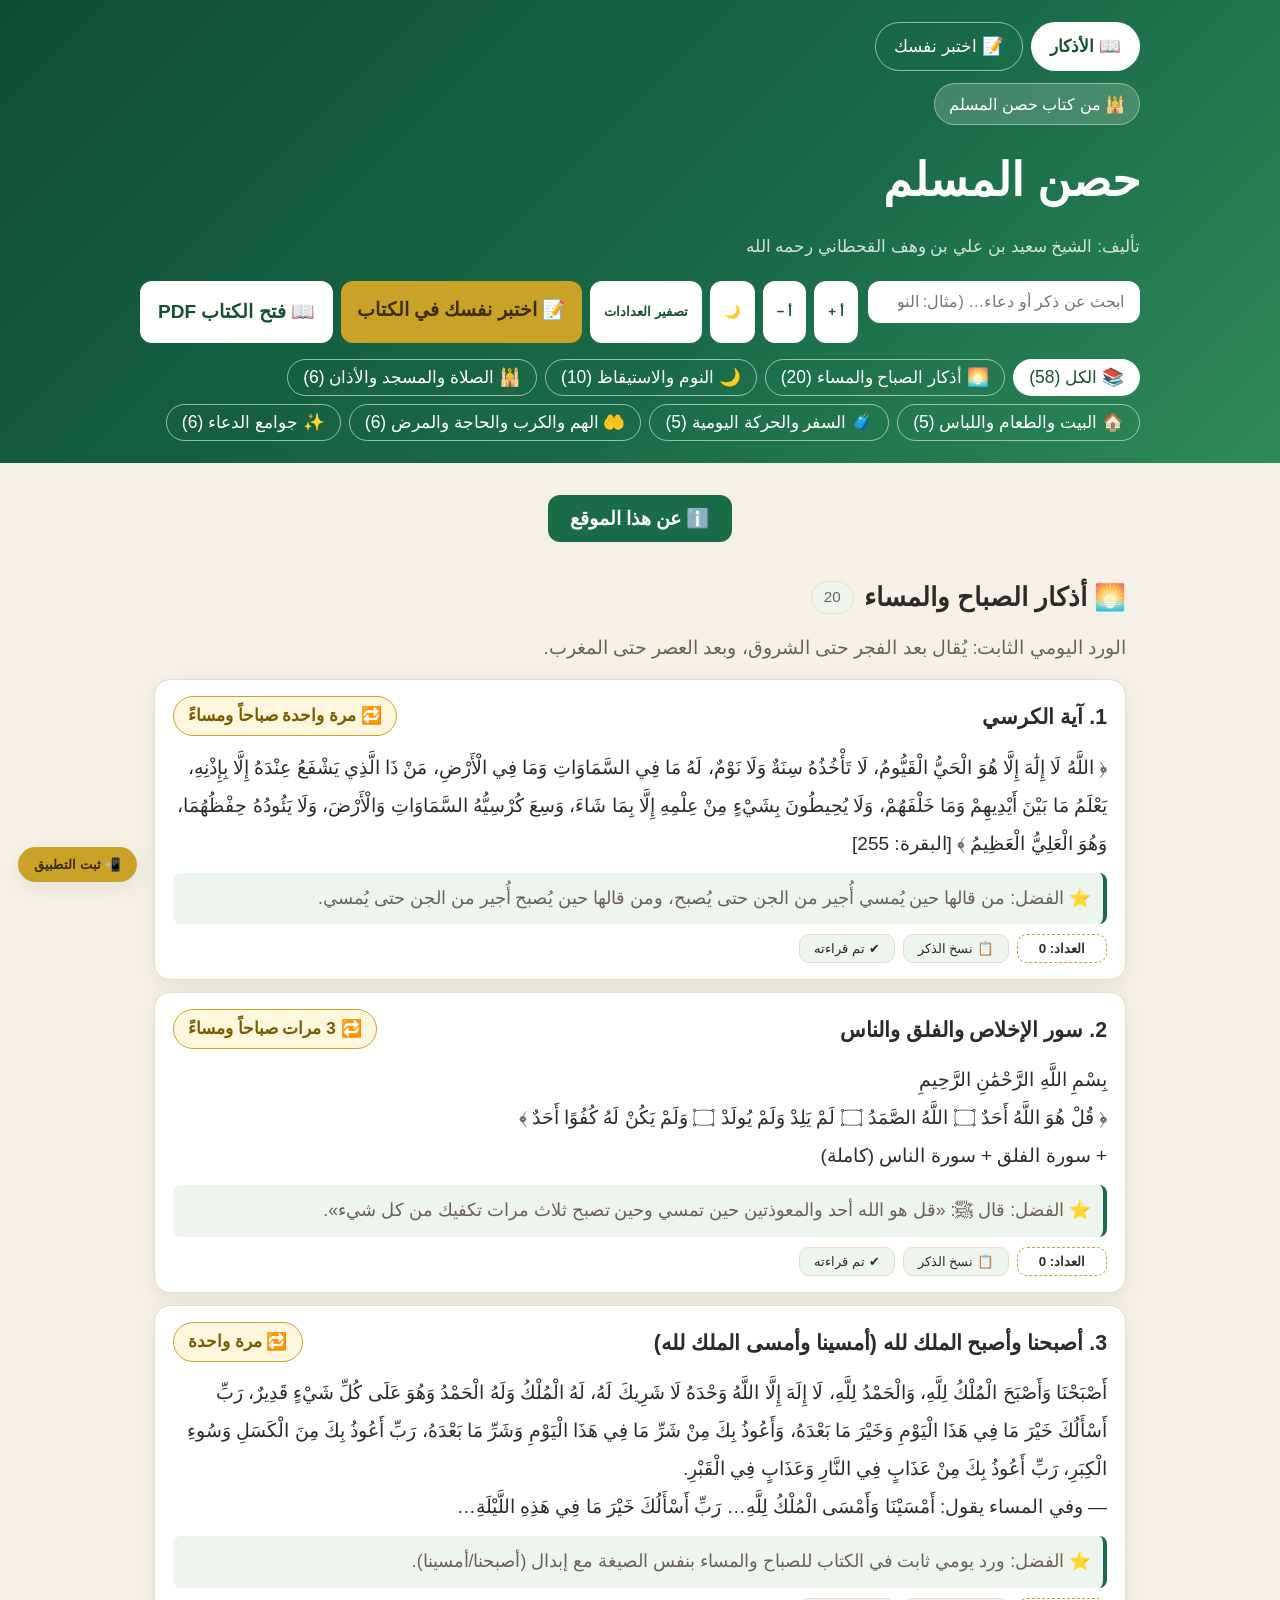
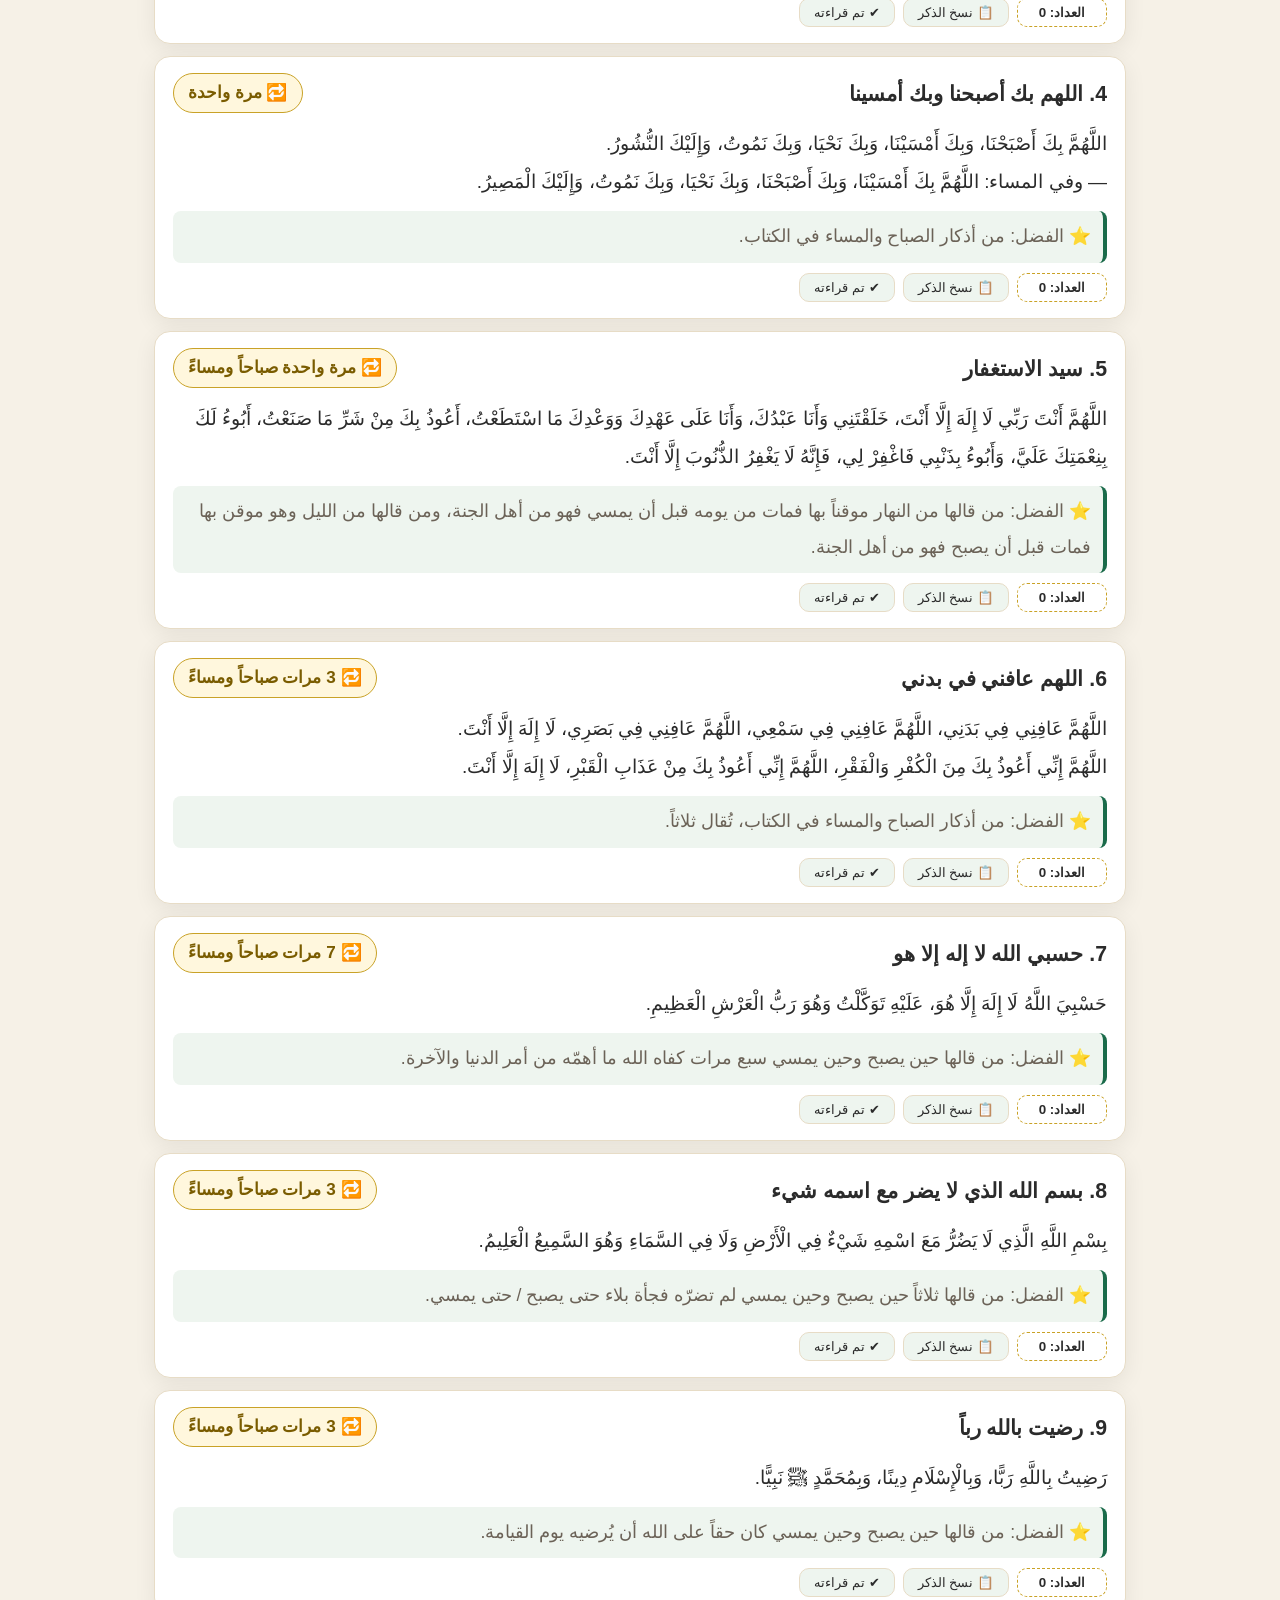
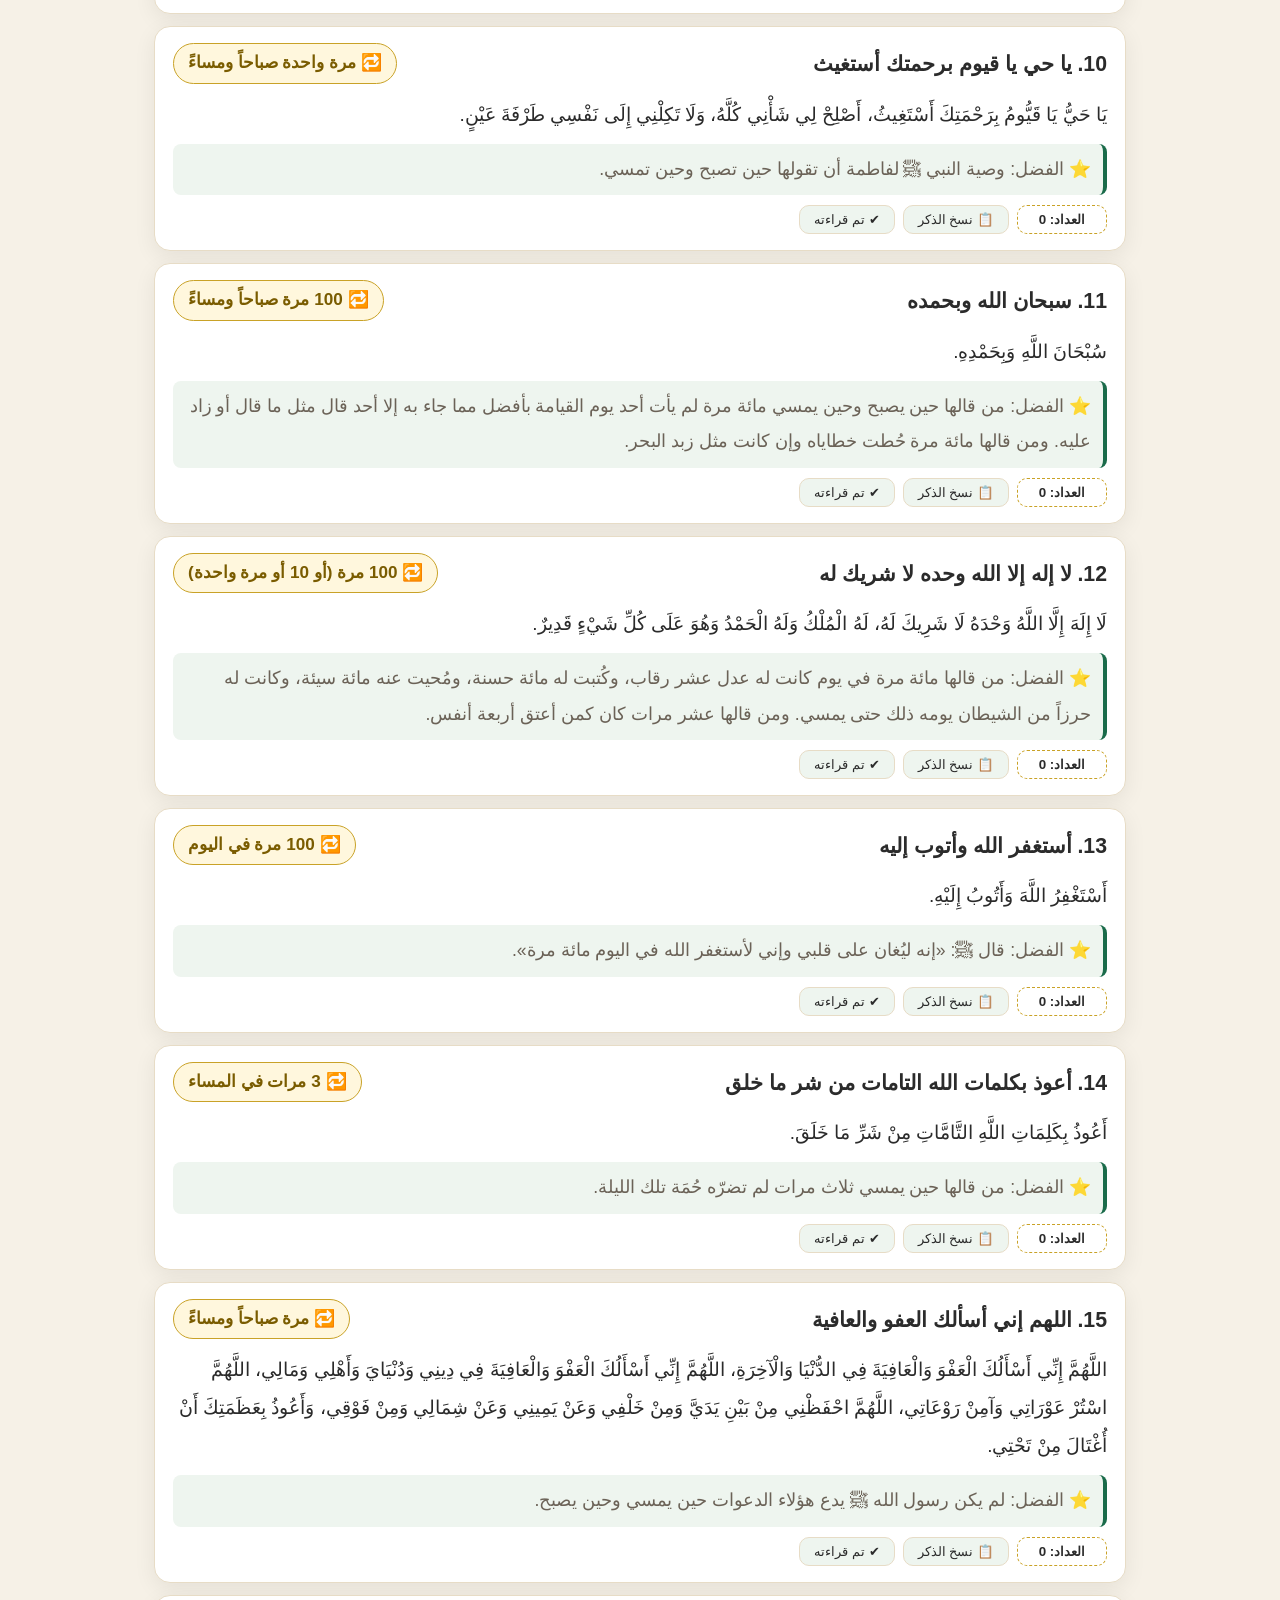
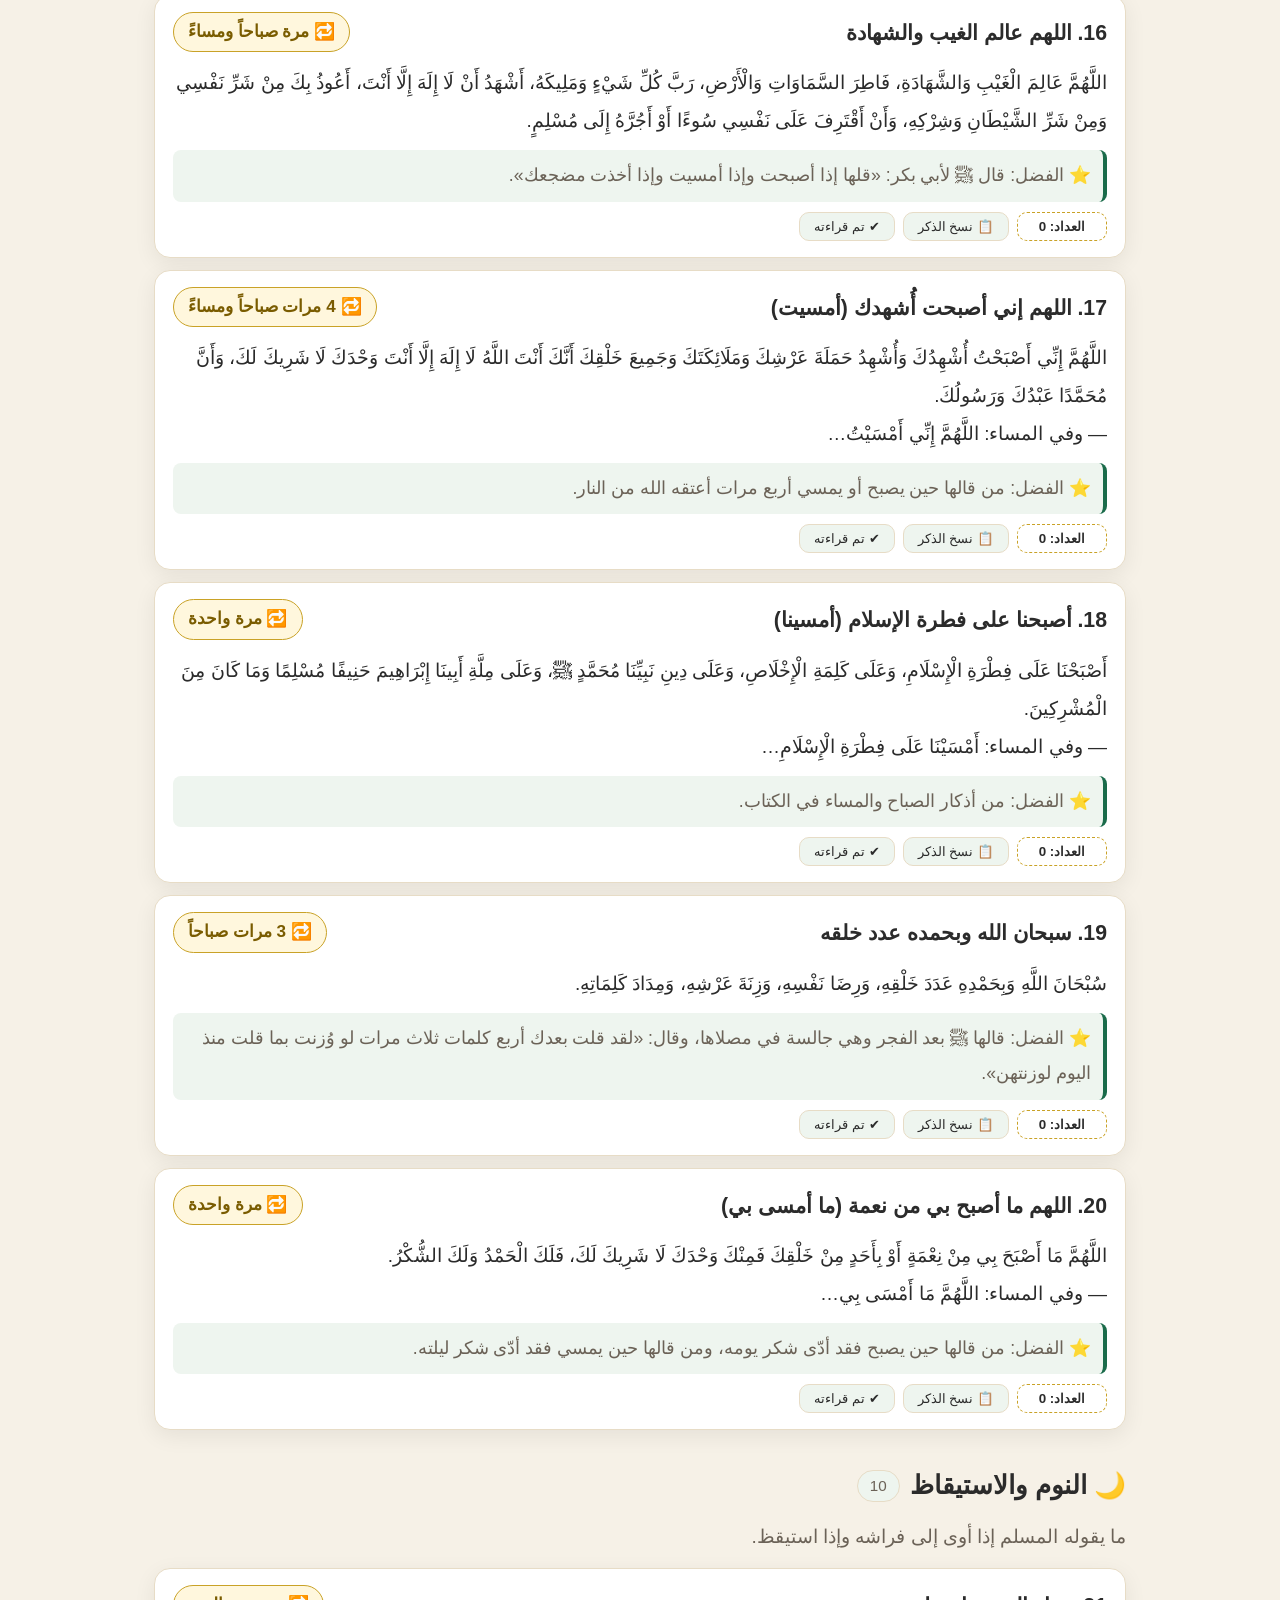
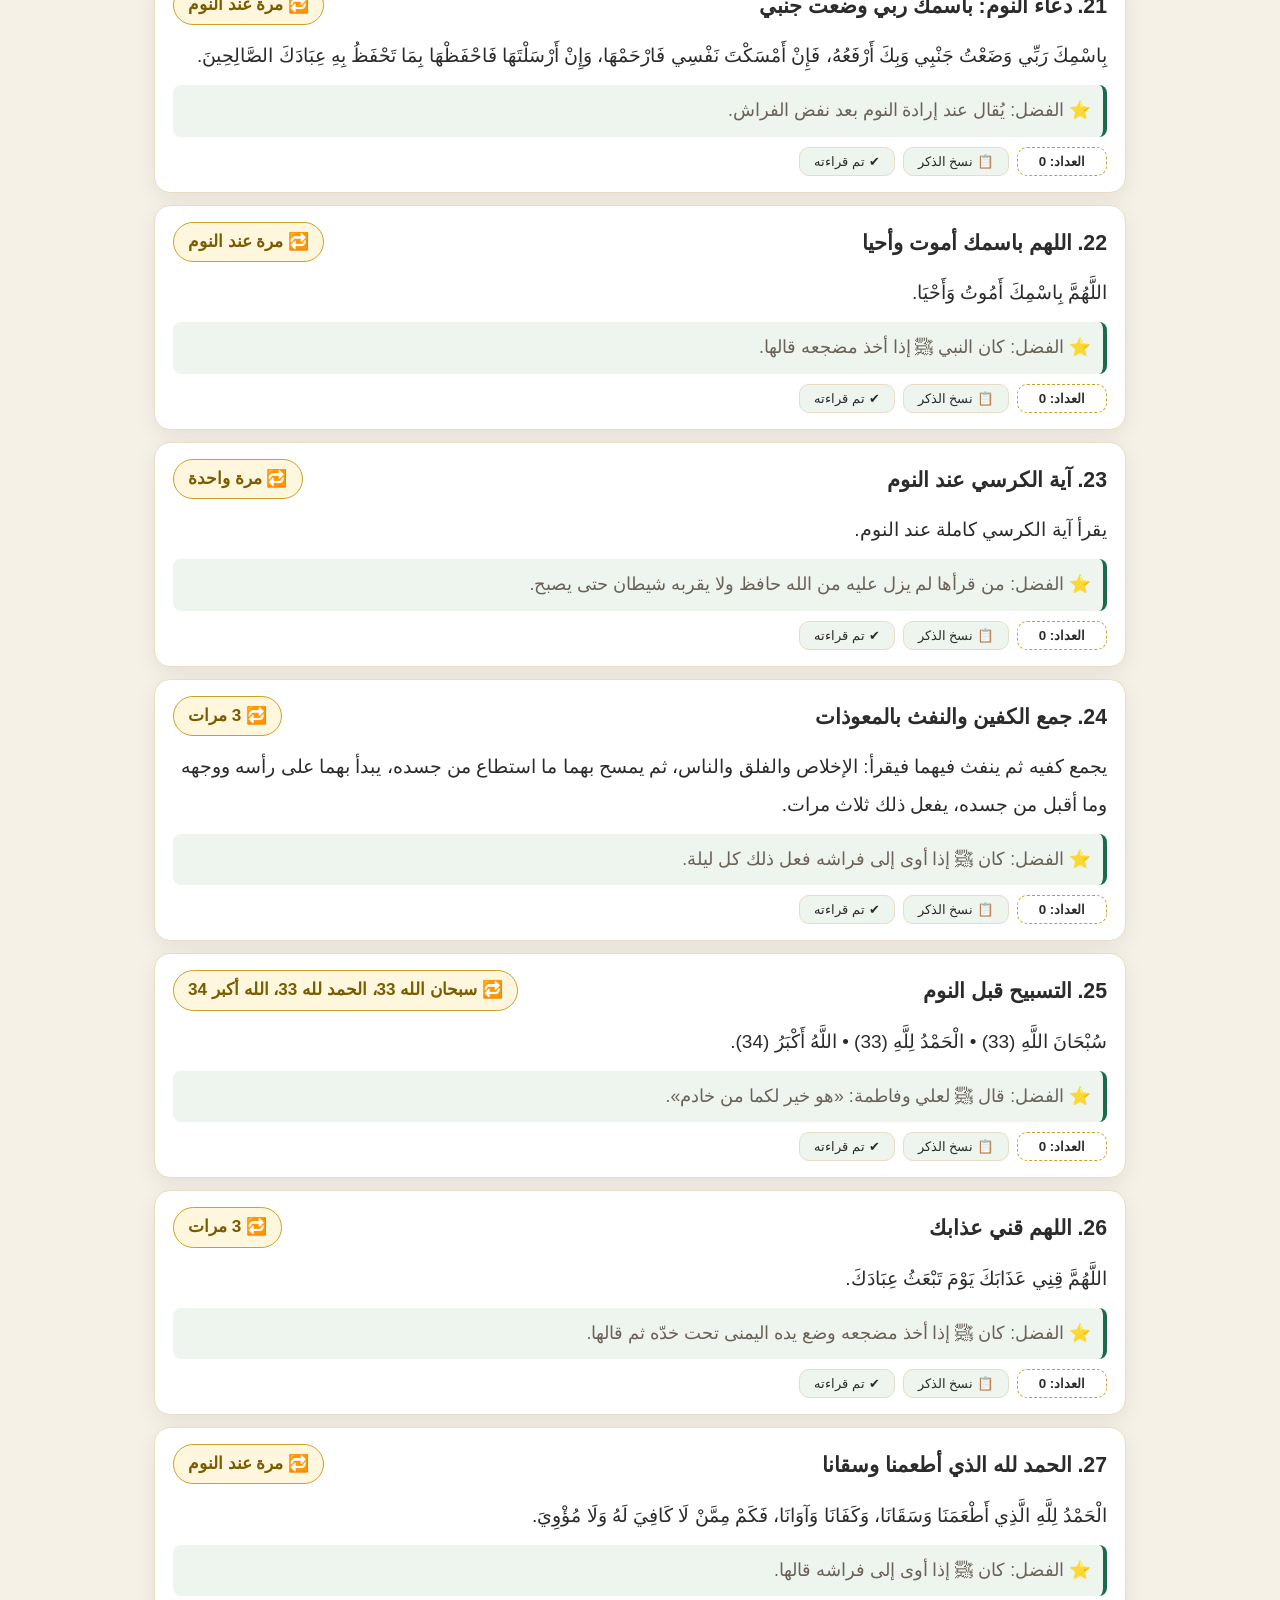
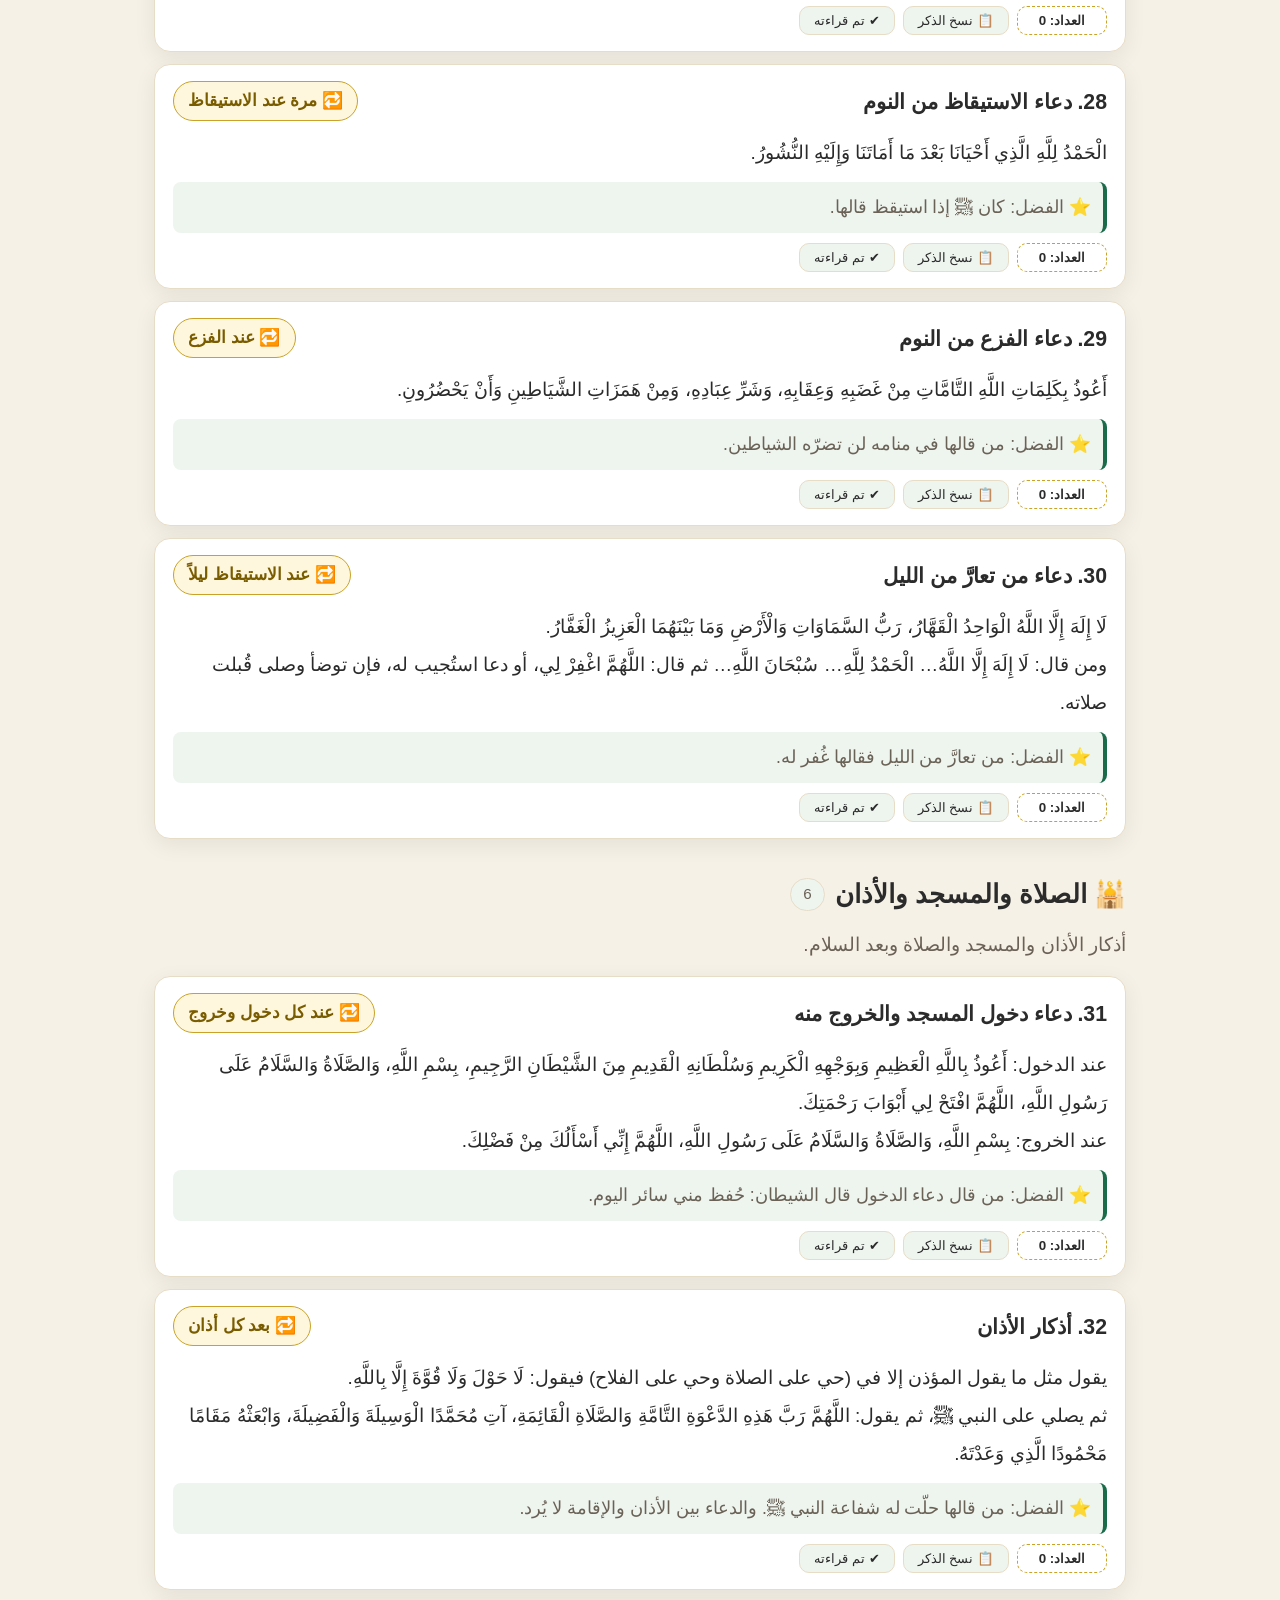
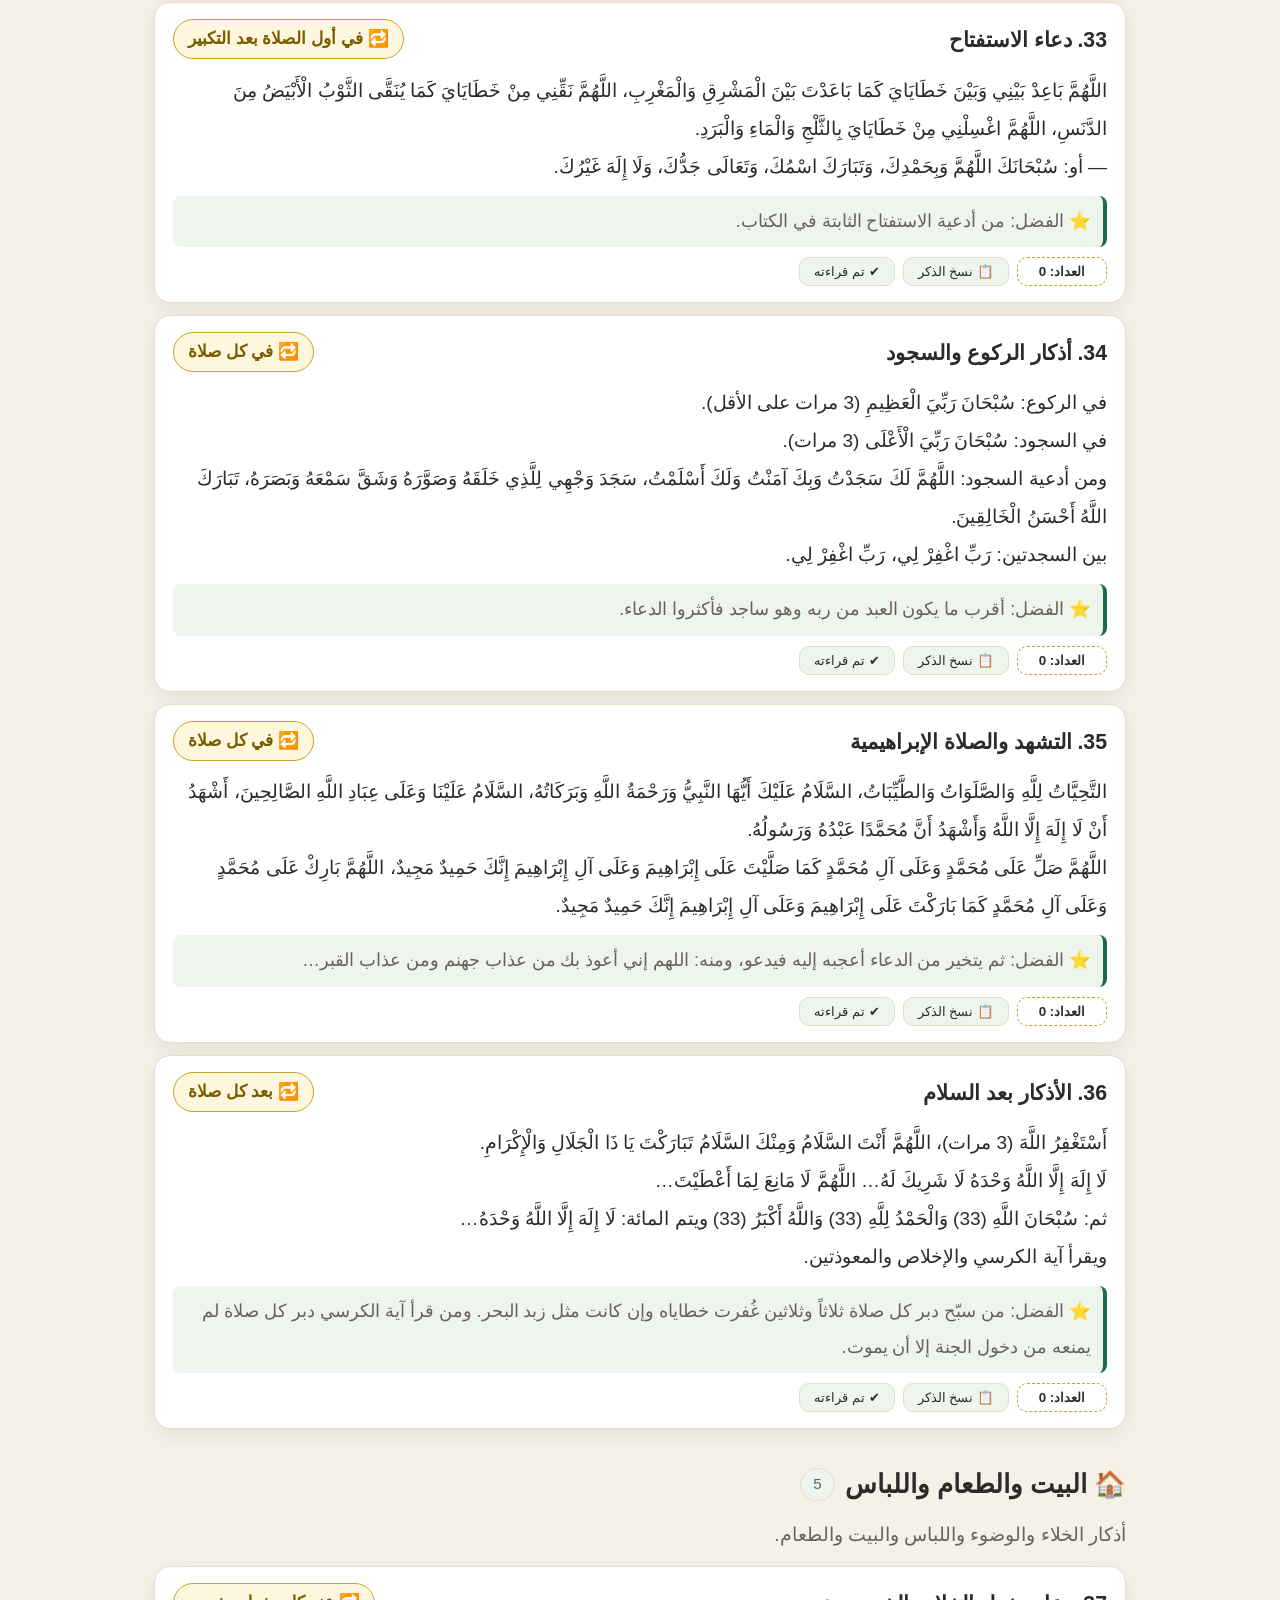
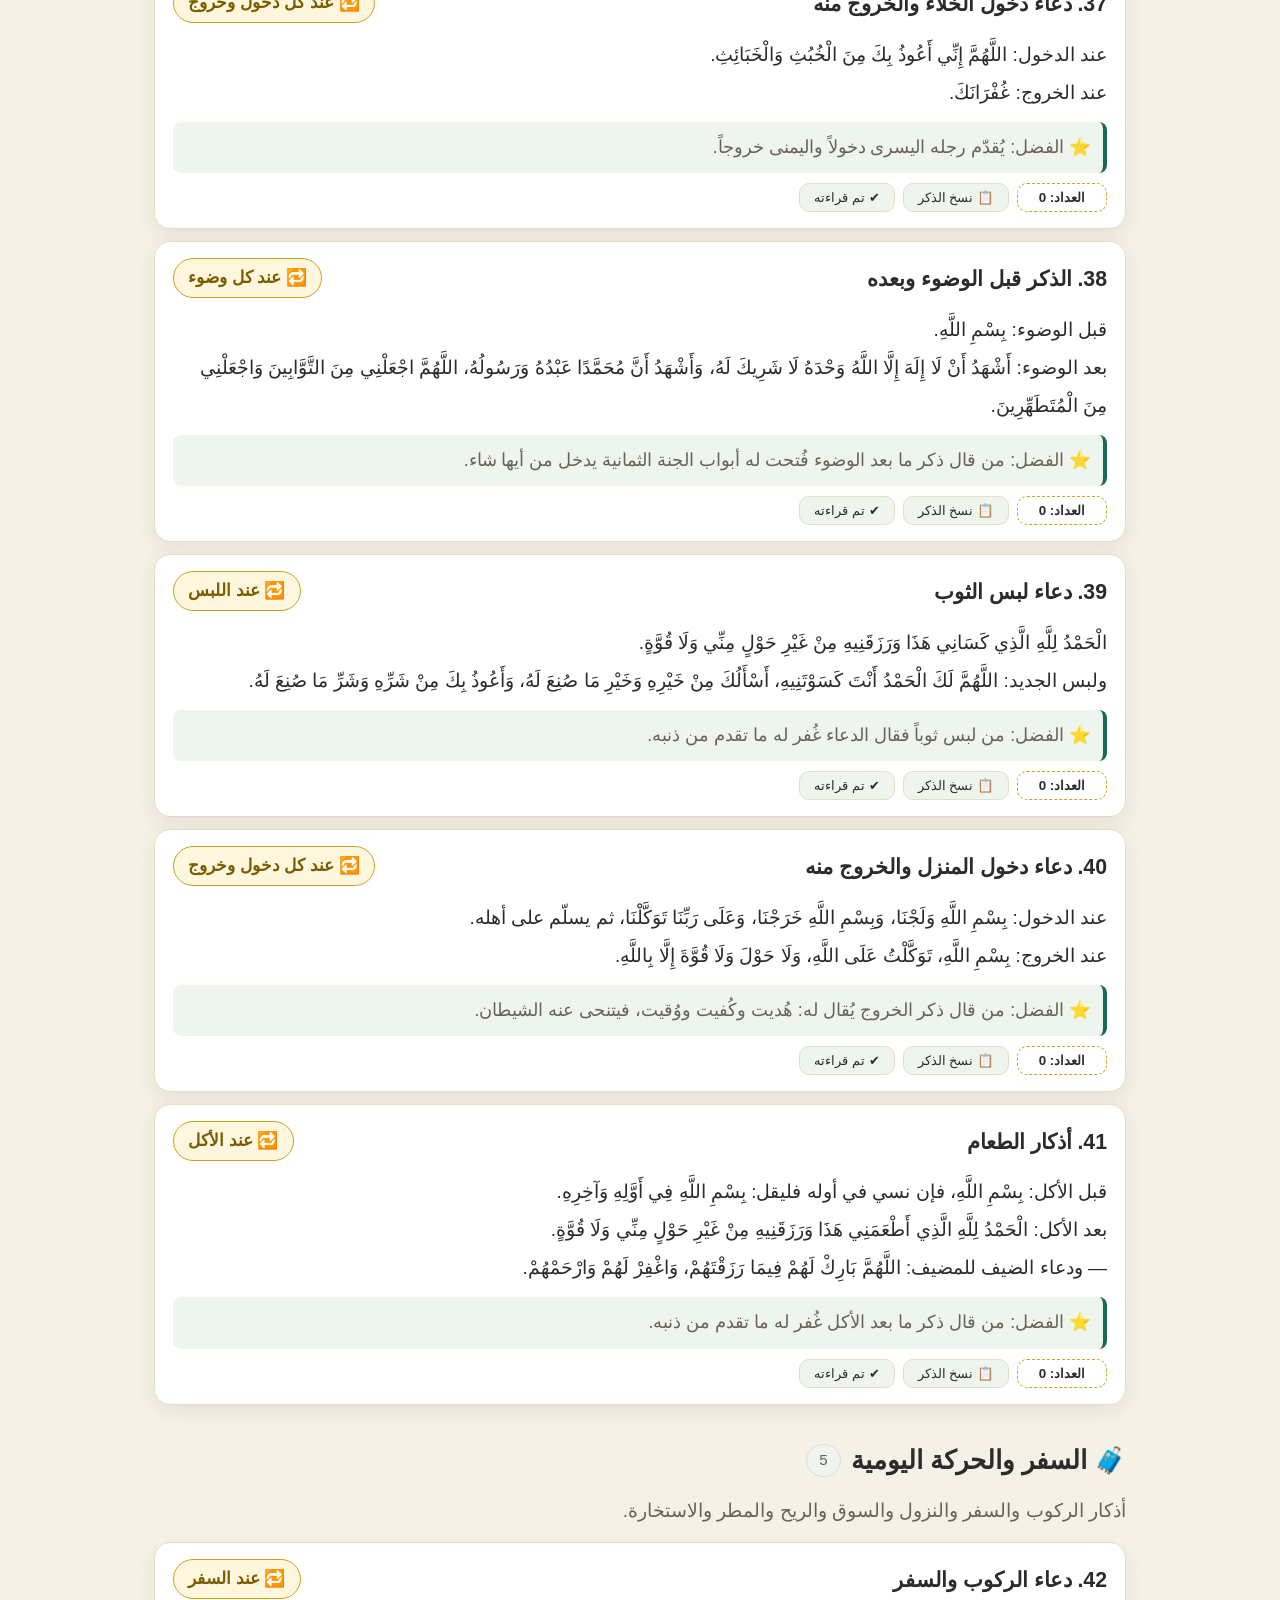
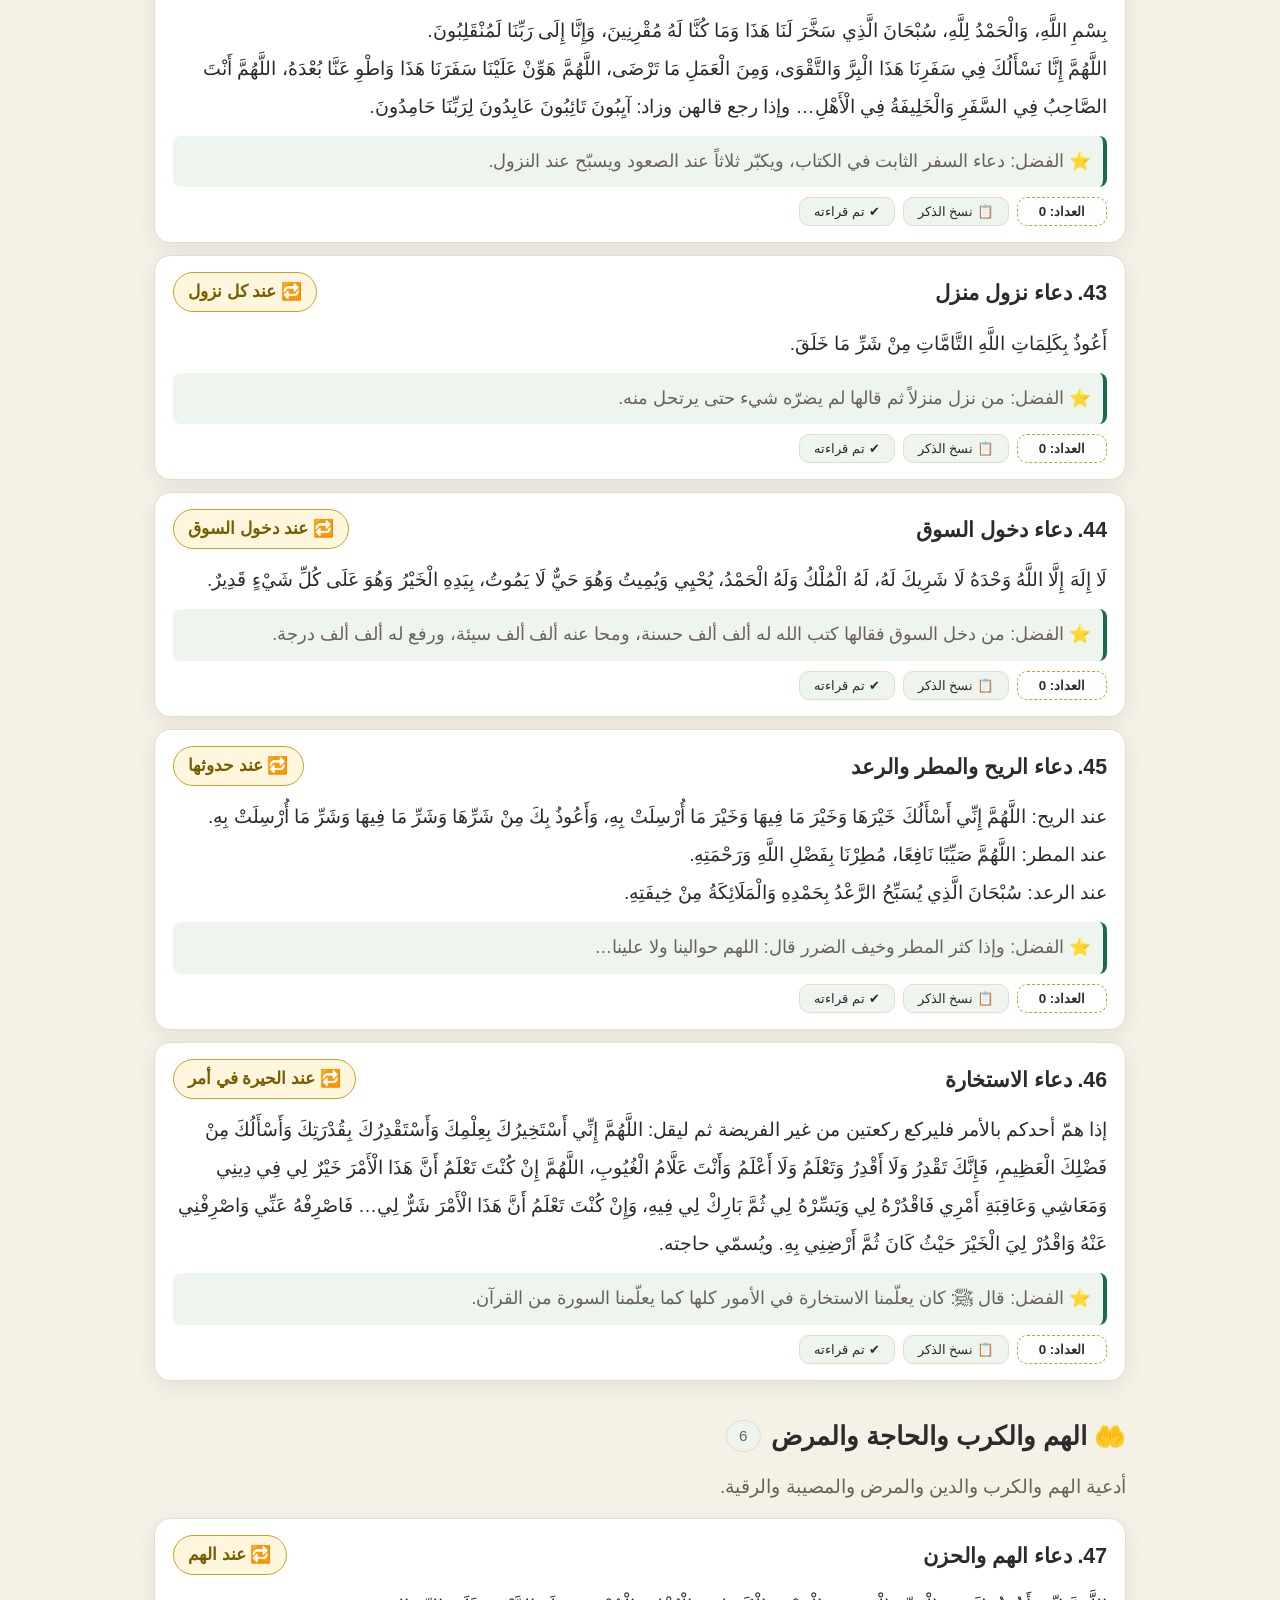
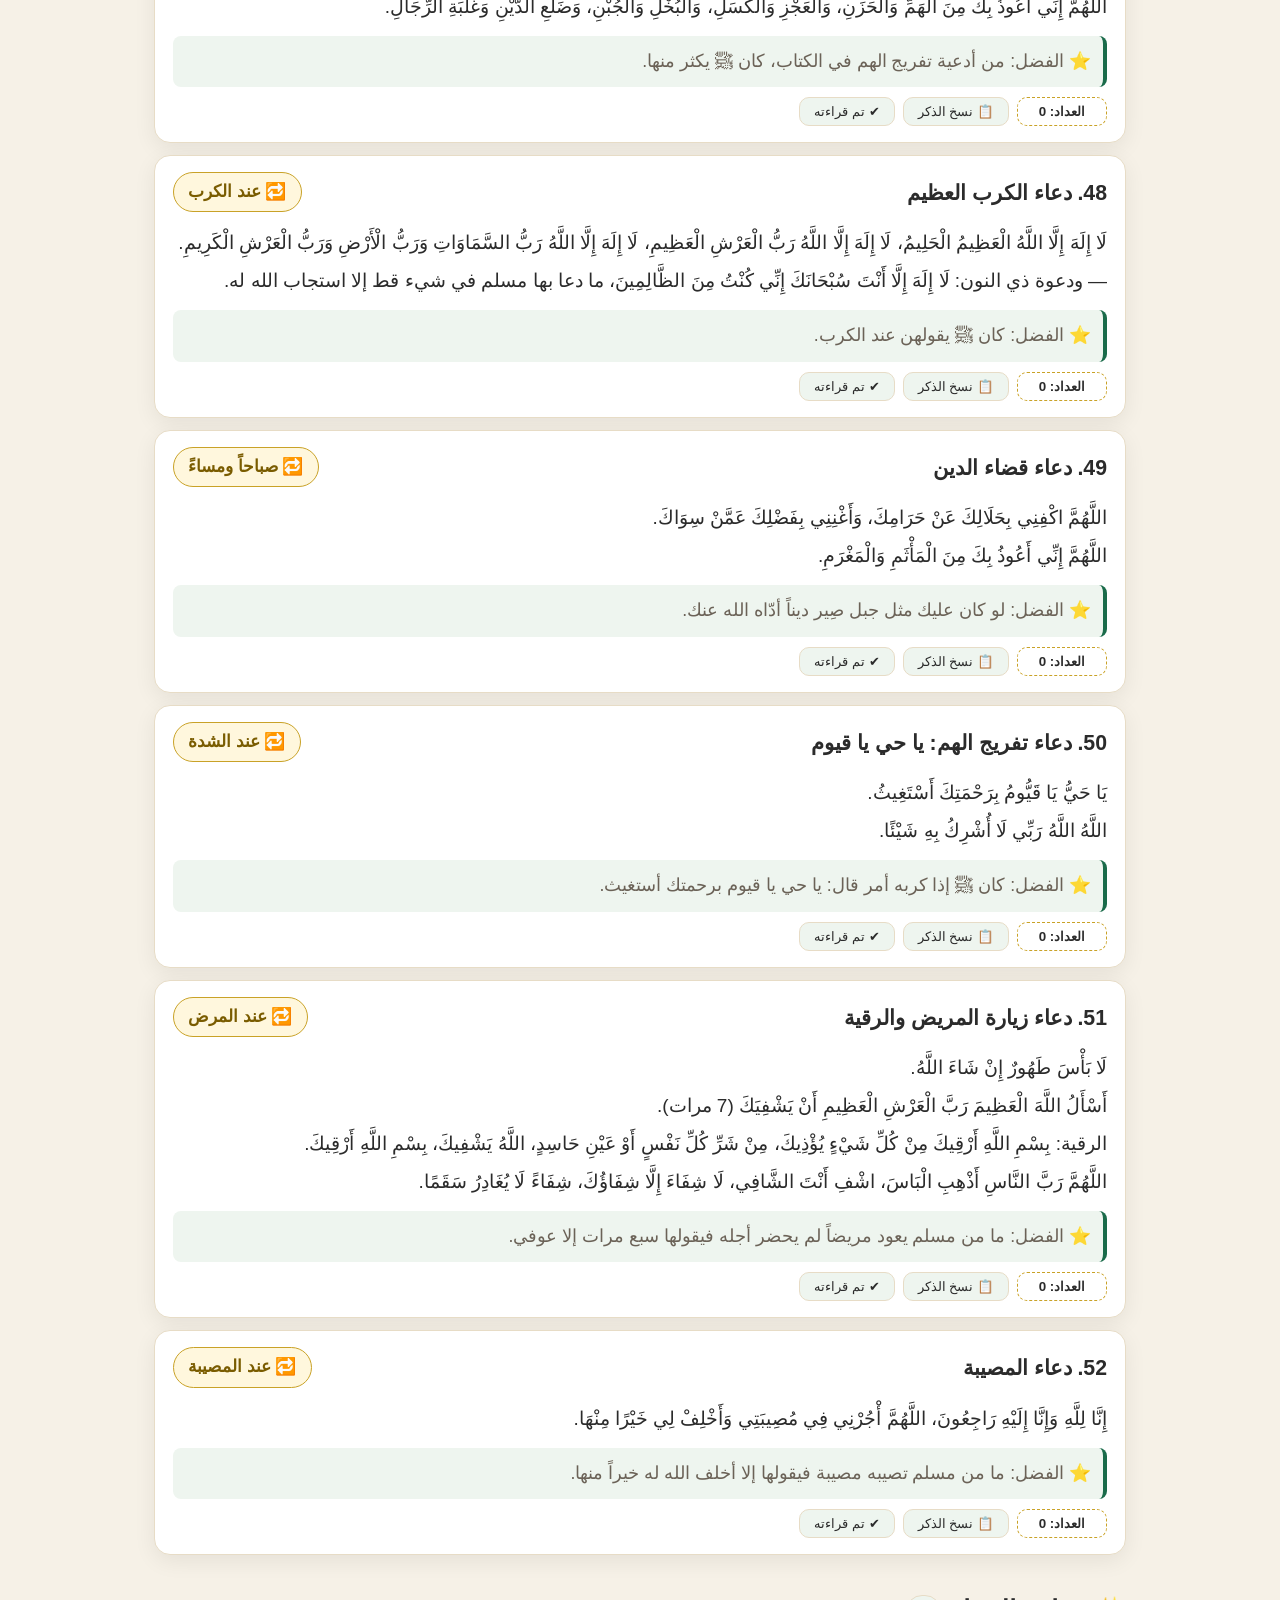
<file: index.html>
<!DOCTYPE html>
<!-- لقطة محفوظة بتاريخ 2026-10-16: نسخة احتياطية كاملة من الموقع في snapshots/site-20261016-2335 للعودة إليها عند أي تغيير غير مرغوب فيه. تُؤخذ لقطة جديدة قبل أي تعديل لاحق. -->
<html lang="ar" dir="rtl">
<head>
<meta charset="UTF-8">
<meta name="viewport" content="width=device-width, initial-scale=1.0">
<title>حصن المسلم | موقع الأذكار</title>
<meta name="description" content="موقع سهل ومرتب لأذكار حصن المسلم - المحتوى من كتاب حصن المسلم">
<link rel="stylesheet" href="style.css">
<link rel="manifest" href="manifest.webmanifest">
<meta name="theme-color" content="#14532d">
<link rel="apple-touch-icon" href="icons/apple-touch-icon.png">
<meta name="mobile-web-app-capable" content="yes">
<meta name="apple-mobile-web-app-capable" content="yes">
<meta name="apple-mobile-web-app-status-bar-style" content="default">
<meta name="apple-mobile-web-app-title" content="حصن المسلم">
</head>
<body>
<header class="hero">
  <div class="hero-inner">
    <nav class="topnav">
      <a href="index.html" class="active">📖 الأذكار</a>
      <a href="quiz.html">📝 اختبر نفسك</a>
    </nav>
    <div class="badge">🕌 من كتاب حصن المسلم</div>
    <h1>حصن المسلم</h1>
    <p class="author">تأليف: الشيخ سعيد بن علي بن وهف القحطاني رحمه الله</p>
    <div class="toolbar">
      <div class="search-box">
        <input id="search" type="search" placeholder="ابحث عن ذكر أو دعاء… (مثال: النوم، الصباح، السفر)" autocomplete="off">
      </div>
      <div class="controls">
        <button id="btnBigger" title="تكبير الخط">أ +</button>
        <button id="btnSmaller" title="تصغير الخط">أ −</button>
        <button id="btnTheme" title="وضع ليلي / نهاري">🌙</button>
        <button id="btnReset" title="تصفير كل العدادات">تصفير العدادات</button>
        <a class="quiz-link" href="quiz.html">📝 اختبر نفسك في الكتاب</a>
        <a class="dl-link" href="hisn-al-muslim.pdf" target="_blank" rel="noopener">📖 فتح الكتاب PDF</a>
      </div>
    </div>
    <nav class="cats" id="cats"></nav>
  </div>
</header>

<main class="container">
  <!-- بطاقة "عن هذا الموقع" تُفتح عبر الزر أدناه فقط (غير ظاهرة مباشرة) -->
  <div class="about-wrap">
    <button id="btnAbout" class="primary">ℹ️ عن هذا الموقع</button>
  </div>
  <div id="results-info"></div>
  <div id="sections"></div>

  <section class="card fadl">
    <h2>فضل الذكر (من مقدمة الكتاب)</h2>
    <p>قال الله تعالى: <span class="quran">﴿ فَاذْكُرُونِي أَذْكُرْكُمْ وَاشْكُرُوا لِي وَلَا تَكْفُرُونِ ﴾</span> [البقرة: 152]</p>
    <p>وقال ﷺ: <span class="hadith">«مثل الذي يذكر ربه والذي لا يذكر ربه مثل الحي والميت»</span> متفق عليه.</p>
    <p>وقال ﷺ: <span class="hadith">«سبق المفرِّدون» قالوا: وما المفرِّدون يا رسول الله؟ قال: «الذاكرون الله كثيراً والذاكرات»</span> رواه مسلم.</p>
  </section>

  <footer>
    <p>المصدر: كتاب <b>حصن المسلم من أذكار الكتاب والسنة</b> — ملف PDF المرفق في المجلد • إعداد الموقع: تنسيق تعليمي للقراءة فقط</p>
    <p class="dua">🤲 لا تنسوني ووالديّ وذريتي من الدعاء</p>
  </footer>
</main>

<button id="toTop" title="العودة للأعلى">↑</button>
<!-- نافذة "عن هذا الموقع" (تظهر فقط عند الضغط على الزر أعلاه) -->
<div id="aboutModal" class="modal hidden" role="dialog" aria-modal="true" aria-label="عن هذا الموقع">
  <div class="modal-overlay" id="aboutOverlay"></div>
  <div class="modal-content">
    <button id="btnAboutClose" class="modal-close" title="إغلاق">✕</button>
    <section class="intro card">
      <h2 style="margin-top:0">ℹ️ عن هذا الموقع</h2>
      <p>هذا الموقع <b>مستخرج من كتاب «حصن المسلم» المرفق (PDF)</b> — والملف الأصلي عبارة عن صور ممسوحة (166 صفحة تقريباً) لذلك أُعيد تنسيق محتواه هنا <b>نصاً مرتباً يسهل قراءته والبحث فيه</b>، دون إضافة من خارج الكتاب.</p>
      <ul class="tips">
        <li>🔢 كل بطاقة فيها <b>عدد التكرار</b> كما ورد في الكتاب + زر عداد وزر نسخ.</li>
        <li>🌅 ابدأ بقسم <b>أذكار الصباح والمساء</b> فهو أهم ورد يومي في الكتاب.</li>
        <li>🖨️ الصفحة مناسبة للطباعة والجوال، وتعمل بدون إنترنت.</li>
      </ul>
      <div class="stats"><span id="statCount"></span> • <span id="statCats"></span></div>
    </section>
    <section class="card fadl">
      <h2>فضل الذكر (من مقدمة الكتاب)</h2>
      <p>قال الله تعالى: <span class="quran">﴿ فَاذْكُرُونِي أَذْكُرْكُمْ وَاشْكُرُوا لِي وَلَا تَكْفُرُونِ ﴾</span> [البقرة: 152]</p>
      <p>وقال ﷺ: <span class="hadith">«مثل الذي يذكر ربه والذي لا يذكر ربه مثل الحي والميت»</span> متفق عليه.</p>
      <p>وقال ﷺ: <span class="hadith">«سبق المفرِّدون» قالوا: وما المفرِّدون يا رسول الله؟ قال: «الذاكرون الله كثيراً والذاكرات»</span> رواه مسلم.</p>
    </section>
  </div>
</div>
<!-- 2026-10-17: نافذة اقتراح تثبيت الموقع كتطبيق عند الزيارة -->
<div id="installPopup" class="install-popup hidden" role="dialog" aria-live="polite">
  <div class="install-text">📲 يمكنك تثبيت الموقع كتطبيق على هاتفك لفتحه بسرعة وقراءته دون اتصال.</div>
  <div id="iosHint" class="hidden">على الآيفون: اضغط زر المشاركة ⎙ ثم «إضافة إلى الشاشة الرئيسية».</div>
  <div class="install-btns">
    <button id="btnInstall" class="primary">تثبيت التطبيق</button>
    <button id="btnInstallLater">لاحقاً</button>
  </div>
</div>
<!-- زر تثبيت مستقل واضح في الزاوية -->
<button id="btnInstallPopup">📲 ثبت التطبيق</button>
<script src="app.js"></script>
<script src="install.js"></script>
<!-- 2026-10-17: تسجيل عامل الخدمة (يعمل على المنشور فقط، لا في التطوير ولا المعاينة) -->
<script src="register-sw.js"></script>
</body>
</html>
</file>
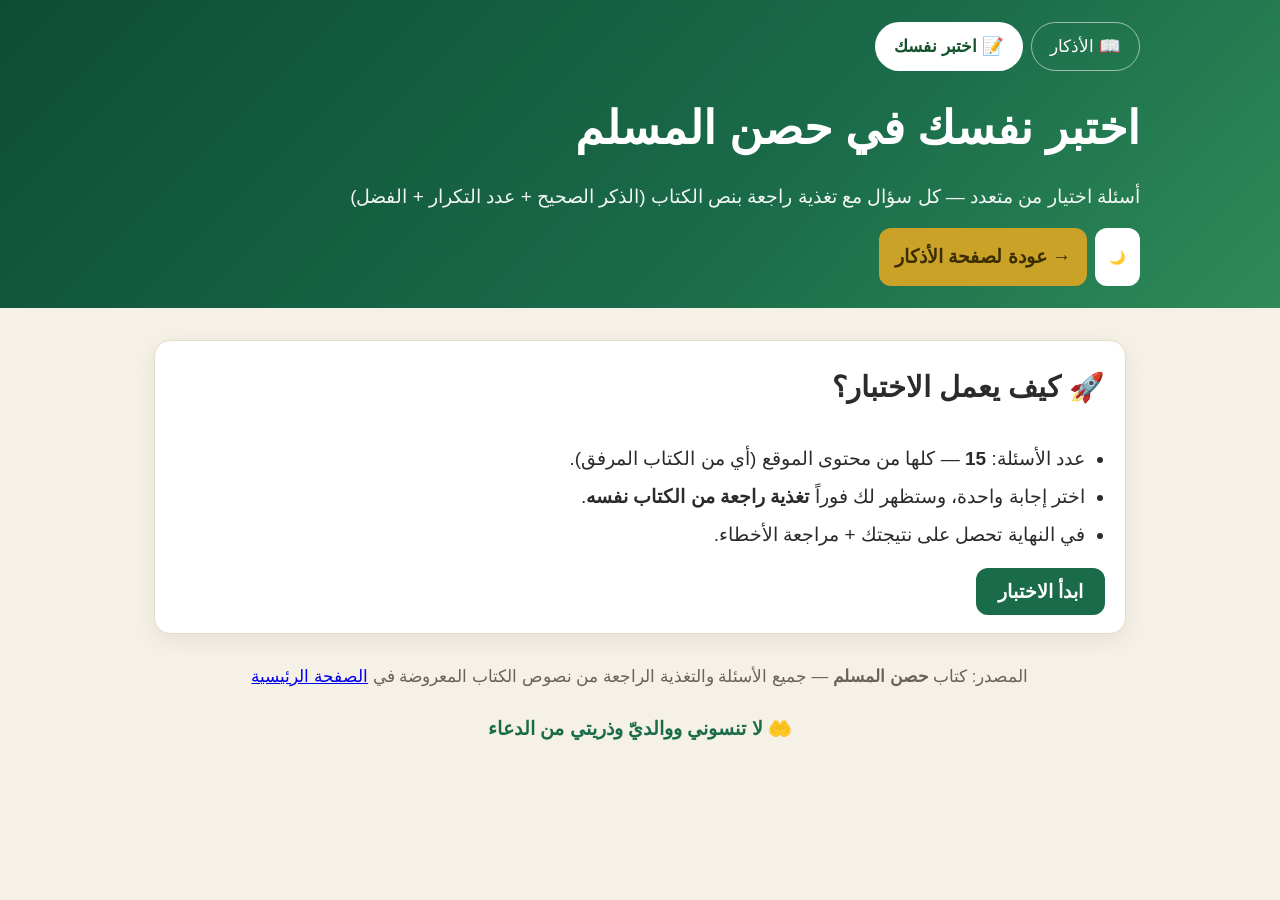
<file: quiz.html>
<!DOCTYPE html>
<html lang="ar" dir="rtl">
<head>
<meta charset="UTF-8">
<meta name="viewport" content="width=device-width, initial-scale=1.0">
<title>اختبر نفسك | حصن المسلم</title>
<meta name="description" content="أسئلة اختيار من متعدد عن كتاب حصن المسلم مع تغذية راجعة من الكتاب نفسه">
<link rel="stylesheet" href="style.css">
</head>
<body>
<header class="hero">
  <div class="hero-inner">
    <nav class="topnav">
      <a href="index.html">📖 الأذكار</a>
      <a href="quiz.html" class="active">📝 اختبر نفسك</a>
    </nav>
    <h1>اختبر نفسك في حصن المسلم</h1>
    <p class="subtitle">أسئلة اختيار من متعدد — كل سؤال مع تغذية راجعة بنص الكتاب (الذكر الصحيح + عدد التكرار + الفضل)</p>
    <div class="controls" style="margin-top:12px">
      <button id="btnTheme" title="وضع ليلي / نهاري">🌙</button>
      <a class="quiz-link" href="index.html">→ عودة لصفحة الأذكار</a>
    </div>
  </div>
</header>

<main class="container">
  <section class="card" id="quiz-start">
    <h2 style="margin-top:0">🚀 كيف يعمل الاختبار؟</h2>
    <ul class="tips">
      <li>عدد الأسئلة: <b id="qCount"></b> — كلها من محتوى الموقع (أي من الكتاب المرفق).</li>
      <li>اختر إجابة واحدة، وستظهر لك فوراً <b>تغذية راجعة من الكتاب نفسه</b>.</li>
      <li>في النهاية تحصل على نتيجتك + مراجعة الأخطاء.</li>
    </ul>
    <div class="quiz-actions">
      <button id="btnStart" class="primary">ابدأ الاختبار</button>
    </div>
    <div class="stats" id="bestScore"></div>
  </section>

  <section class="card hidden" id="quiz-box">
    <div class="progress"><div id="bar"></div></div>
    <div class="q-meta"><span id="qNum"></span><span id="qScore"></span></div>
    <h2 id="qText"></h2>
    <div id="opts"></div>
    <div id="feedback" class="feedback hidden"></div>
    <div class="quiz-actions">
      <button id="btnNext" class="primary hidden">السؤال التالي ←</button>
    </div>
  </section>

  <section class="card hidden" id="quiz-result">
    <h2 style="margin-top:0">🎉 نتيجتك</h2>
    <div class="big-score"><span id="finalScore"></span></div>
    <p id="grade"></p>
    <div id="review"></div>
    <div class="quiz-actions">
      <button id="btnRetry" class="primary">🔄 إعادة الاختبار</button>
      <a class="ghost-btn" href="index.html">📖 مراجعة الأذكار في الصفحة الرئيسية</a>
    </div>
  </section>

  <footer>
    <p>المصدر: كتاب <b>حصن المسلم</b> — جميع الأسئلة والتغذية الراجعة من نصوص الكتاب المعروضة في <a href="index.html">الصفحة الرئيسية</a></p>
    <p class="dua">🤲 لا تنسوني ووالديّ وذريتي من الدعاء</p>
  </footer>
</main>

<script src="quiz.js"></script>
<!-- 2026-10-17: تسجيل عامل الخدمة (يعمل على المنشور فقط، لا في التطوير ولا المعاينة) -->
<script src="register-sw.js"></script>
</body>
</html>
</file>
<file: style.css>
:root{
  --bg:#f6f1e7; --card:#ffffff; --ink:#2b2b2b; --muted:#6b6257;
  --brand:#1a6b4a; --brand2:#c9a227; --line:#e7dcc6; --chip:#eef5ef;
  --shadow:0 6px 22px rgba(0,0,0,.07);
  --fs:19px;
}
*{box-sizing:border-box}
body{margin:0;background:var(--bg);color:var(--ink);
  font-family:"Amiri","Traditional Arabic","Simplified Arabic","Segoe UI",Tahoma,Arial,sans-serif;
  font-size:var(--fs);line-height:2}
body.dark{--bg:#121614;--card:#1c221f;--ink:#eef2ec;--muted:#a9b3a9;--line:#2c352f;--chip:#233329;--shadow:0 6px 22px rgba(0,0,0,.4)}
.hero{background:linear-gradient(135deg,#0e4d34,#1a6b4a 60%,#2e8b57);color:#fff;padding:22px 16px}
.hero-inner{max-width:1000px;margin:auto}
.topnav{display:flex;gap:8px;margin-bottom:12px}
.topnav a{color:#fff;text-decoration:none;border:1.5px solid rgba(255,255,255,.55);border-radius:999px;padding:6px 18px;font-size:.92em}
.topnav a.active,.topnav a:hover{background:#fff;color:#14532d;font-weight:bold}
.quiz-link{display:inline-block;background:#c9a227!important;color:#3a2d00!important;text-decoration:none;border-radius:12px;padding:10px 16px;font-weight:bold}
.quiz-link:hover{transform:translateY(-1px)}
.dl-link{display:inline-block;background:#fff!important;color:#14532d!important;text-decoration:none;border-radius:12px;padding:10px 16px;font-weight:bold;border:2px solid #fff}
.dl-link:hover{transform:translateY(-1px);background:#eaf7ef!important}
.badge{display:inline-block;background:rgba(255,255,255,.18);border:1px solid rgba(255,255,255,.4);padding:4px 14px;border-radius:999px;font-size:.85em}
.hero h1{margin:10px 0 4px;font-size:2.4em}
.subtitle{margin:0;opacity:.95}
.author{margin:4px 0 16px;opacity:.8;font-size:.9em}
.toolbar{display:flex;gap:10px;flex-wrap:wrap;align-items:stretch}
.search-box{flex:1;min-width:240px}
.search-box input{width:100%;padding:12px 16px;border-radius:12px;border:0;font-size:1rem;font-family:inherit}
.controls{display:flex;gap:8px;flex-wrap:wrap}
.controls button{border:0;border-radius:12px;padding:10px 14px;cursor:pointer;font-family:inherit;font-weight:bold;background:#fff;color:#14532d}
.controls button:hover{transform:translateY(-1px)}
.cats{display:flex;gap:8px;flex-wrap:wrap;margin-top:16px}
.cats button{border:1.5px solid rgba(255,255,255,.55);background:transparent;color:#fff;border-radius:999px;padding:7px 15px;cursor:pointer;font-family:inherit;font-size:.92em}
.cats button.active,.cats button:hover{background:#fff;color:#14532d}
.container{max-width:1000px;margin:auto;padding:18px 14px 60px}
.card{background:var(--card);border:1px solid var(--line);border-radius:16px;padding:18px 20px;margin:14px 0;box-shadow:var(--shadow)}
.intro h2,.fadl h2{margin-top:0;color:var(--brand)}
body.dark .intro h2,body.dark .fadl h2{color:#7fd6a4}
.tips{margin:8px 0;padding-right:20px}
.stats{color:var(--muted);font-size:.9em}
.sec-title{display:flex;align-items:center;gap:10px;margin:30px 0 6px}
.sec-title h2{margin:0;font-size:1.35em}
.sec-title .count{background:var(--chip);border:1px solid var(--line);border-radius:999px;padding:0 12px;font-size:.8em;color:var(--muted)}
.sec-desc{color:var(--muted);margin:0 0 8px}
.zikr{background:var(--card);border:1px solid var(--line);border-radius:16px;padding:16px 18px;margin:12px 0;box-shadow:var(--shadow)}
.zikr-head{display:flex;justify-content:space-between;gap:10px;align-items:flex-start;flex-wrap:wrap}
.zikr-head h3{margin:0;font-size:1.12em}
.rep{background:#fff7dd;border:1.5px solid var(--brand2);color:#7a5c00;border-radius:999px;padding:2px 14px;font-weight:bold;white-space:nowrap;font-size:.9em}
body.dark .rep{background:#2c2712;color:#ffd75e}
.zikr .text{margin:10px 0;white-space:pre-line}
.quran{color:#0e6b3c;font-weight:bold}
body.dark .quran{color:#7fd6a4}
.hadith{color:#374151}
body.dark .hadith{color:#d4d4d4}
.virtue{background:var(--chip);border-right:4px solid var(--brand);border-radius:8px;padding:8px 12px;margin:8px 0;font-size:.93em;color:var(--muted)}
.zikr-actions{display:flex;gap:8px;flex-wrap:wrap;margin-top:10px}
.zikr-actions button{border:1px solid var(--line);background:var(--chip);color:var(--ink);border-radius:10px;padding:6px 14px;cursor:pointer;font-family:inherit}
.zikr-actions button.done{background:var(--brand);color:#fff;border-color:var(--brand)}
.counter{min-width:90px;text-align:center;font-weight:bold;border:1.5px dashed var(--brand2)!important;background:transparent!important}
#results-info{color:var(--muted);margin:6px 2px}
footer{text-align:center;color:var(--muted);font-size:.88em;margin-top:26px}
footer .dua{font-size:1.15em;font-weight:bold;color:var(--brand);margin-top:6px}
body.dark footer .dua{color:#7fd6a4}
#toTop{position:fixed;bottom:18px;left:18px;width:48px;height:48px;border-radius:50%;border:0;background:var(--brand);color:#fff;font-size:22px;cursor:pointer;box-shadow:var(--shadow);display:none}
mark{background:#ffe58a;padding:0 4px;border-radius:4px}
/* ===== صفحة الاختبار ===== */
.hidden{display:none!important}
.progress{background:var(--line);border-radius:999px;height:12px;overflow:hidden;margin-bottom:10px}
.progress #bar{height:100%;width:0;background:linear-gradient(90deg,var(--brand),#2e8b57);transition:width .3s}
.q-meta{display:flex;justify-content:space-between;color:var(--muted);font-size:.9em}
#qText{margin:8px 0 12px}
#opts{display:flex;flex-direction:column;gap:10px}
.opt{text-align:right;font-family:inherit;font-size:1em;background:var(--chip);border:1.5px solid var(--line);color:var(--ink);border-radius:12px;padding:12px 14px;cursor:pointer;line-height:1.9}
.opt:hover:not(:disabled){border-color:var(--brand);transform:translateY(-1px)}
.opt:disabled{cursor:default;opacity:.95}
.opt .letter{display:inline-flex;width:30px;height:30px;border-radius:50%;background:var(--brand);color:#fff;align-items:center;justify-content:center;margin-left:8px;font-weight:bold}
.opt.correct{border-color:#1a6b4a;background:#e6f4ea;color:#14532d;font-weight:bold}
body.dark .opt.correct{background:#143324;color:#b6f0c8}
.opt.wrong{border-color:#c0392b;background:#fdecea}
body.dark .opt.wrong{background:#3a1d1d;color:#ffb4ab}
.feedback{border-radius:12px;padding:12px 14px;margin-top:14px;border:1.5px solid var(--line)}
.feedback.ok{background:#e6f4ea;border-color:#1a6b4a}
body.dark .feedback.ok{background:#143324}
.feedback.bad{background:#fef6e7;border-color:#c9a227}
.fb-src{display:block;margin-top:6px;color:var(--muted)}
.quiz-actions{display:flex;gap:10px;margin-top:14px;flex-wrap:wrap}
button.primary,.ghost-btn{background:var(--brand);color:#fff;border:0;border-radius:12px;padding:12px 22px;font-family:inherit;font-weight:bold;font-size:1em;cursor:pointer;text-decoration:none;display:inline-block}
button.primary:hover{transform:translateY(-1px)}
.ghost-btn{background:transparent;color:var(--brand);border:1.5px solid var(--brand)}
.big-score{font-size:2.6em;font-weight:bold;color:var(--brand);text-align:center}
body.dark .big-score{color:#7fd6a4}
.rev{border:1px solid var(--line);border-radius:12px;padding:10px 14px;margin:10px 0}
.rev.rok{border-right:5px solid #1a6b4a}
.rev.rbad{border-right:5px solid #c0392b}

/* ===== زر "عن هذا الموقع" ===== */
.about-wrap{margin:14px 0;text-align:center}

/* ===== نافذة "عن هذا الموقع" (modal) ===== */
.modal{position:fixed;inset:0;z-index:2000;display:flex;align-items:center;justify-content:center;padding:16px}
.modal.hidden{display:none}
.modal-overlay{position:absolute;inset:0;background:rgba(0,0,0,.55);backdrop-filter:blur(4px)}
.modal-content{position:relative;background:var(--card);border:1px solid var(--line);border-radius:18px;width:100%;max-width:700px;max-height:90vh;overflow-y:auto;padding:24px;box-shadow:0 12px 40px rgba(0,0,0,.22)}
.modal-close{position:absolute;top:12px;right:14px;border:0;background:transparent;color:var(--muted);font-size:1.6em;cursor:pointer;line-height:1}
.modal-close:hover{color:var(--ink)}

/* ===== نافذة اقتراح التثبيت (واضحة كزر مستقل) ===== */
.install-popup{position:fixed;bottom:16px;right:16px;left:16px;max-width:520px;margin:auto;background:var(--card);border:1.5px solid var(--brand2);border-radius:16px;padding:14px 18px;box-shadow:var(--shadow);z-index:1100}
.install-text{font-weight:bold}
.install-btns{display:flex;gap:10px;margin-top:10px;flex-wrap:wrap}
.install-btns button{border-radius:12px;padding:9px 20px;font-family:inherit;font-weight:bold;cursor:pointer;font-size:.95em}
#btnInstallLater{background:transparent;color:var(--muted);border:1.5px solid var(--line)}
#iosHint{margin-top:8px;font-size:.9em;color:var(--muted)}
#btnInstallPopup{position:fixed;bottom:18px;left:18px;z-index:1150;display:flex;align-items:center;gap:8px;background:var(--brand2);color:#3a2d00;border:0;border-radius:999px;padding:10px 16px;font-family:inherit;font-weight:bold;cursor:pointer;box-shadow:var(--shadow)}
#btnInstallPopup:hover{transform:translateY(-1px)}
body.dark #btnInstallPopup{background:#ffd75e;color:#2a2200}
.install-popup.hidden,#btnInstallPopup.hidden{display:none}

@media print{.hero .toolbar,.cats,.zikr-actions,#toTop{display:none}body{background:#fff}.card,.zikr{box-shadow:none}}
@media(max-width:600px){body{line-height:1.95}.hero h1{font-size:1.9em}}
</file>
